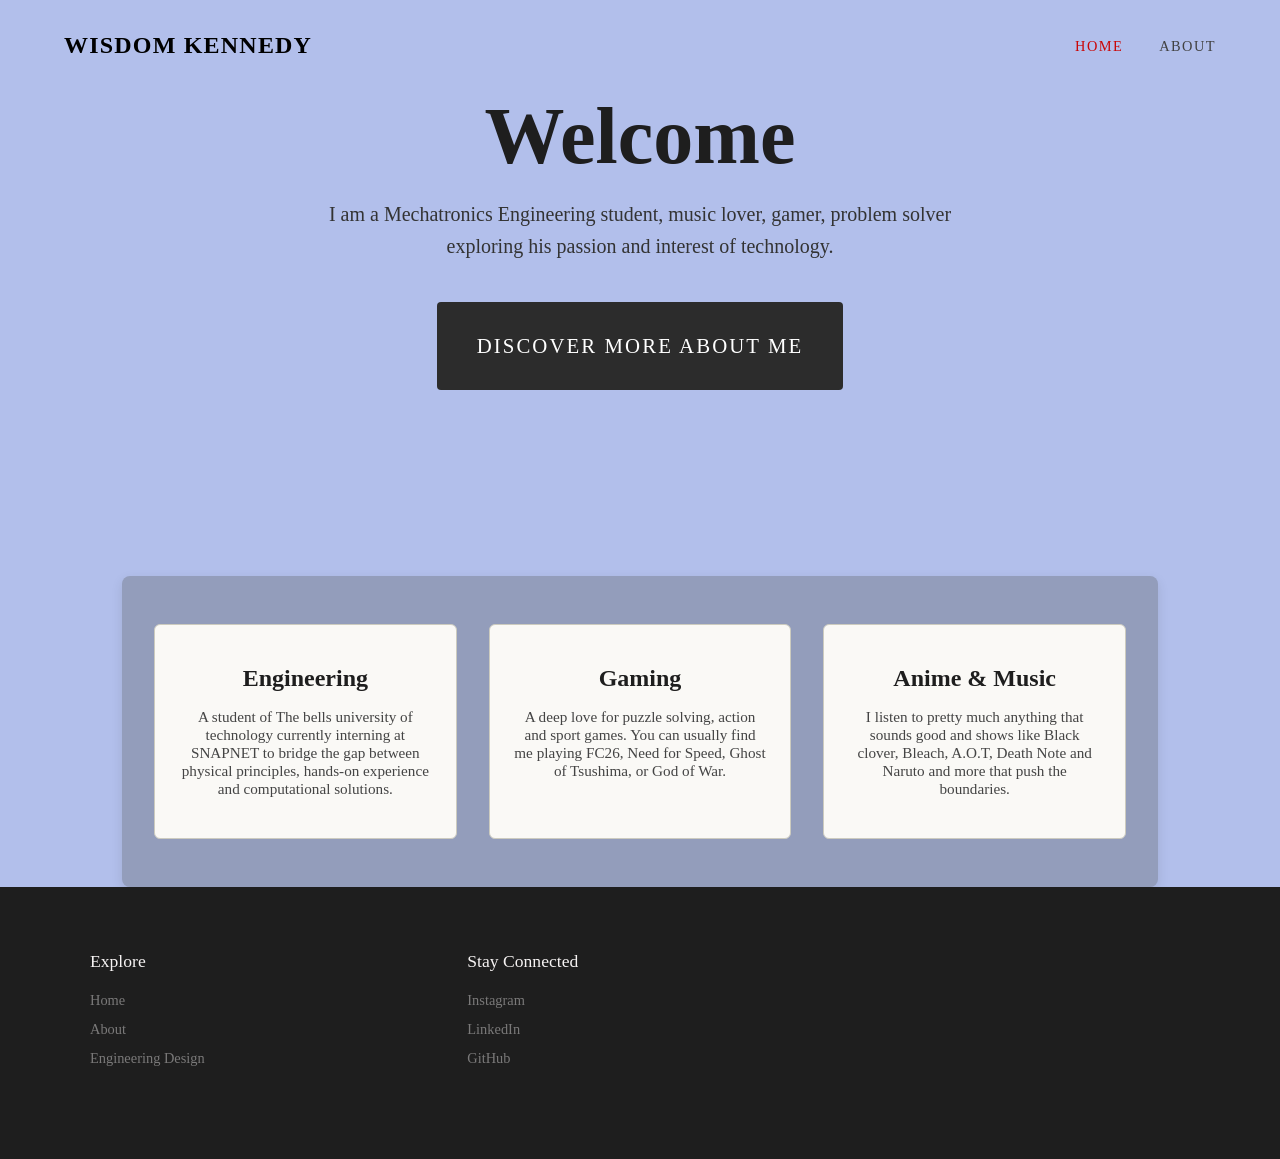
<file: index.html>
<!DOCTYPE html>
<html lang="en">
<head>
    <meta charset="UTF-8">
    <meta name="viewport" content="width=device-width, initial-scale=1.0">
    <title>Wisdom Kennedy</title>
    <link rel="stylesheet" href="style.css">
</head>
<body style="background-color: #b2bfeb;">

    <header class="main-header">
        <div class="logo">Wisdom Kennedy</div>
        <nav class="nav-links">
            <a href="index.html" class="active">Home</a>
            <a href="about.html">About</a>
        </nav>
    </header>

    <main class="container home-main">

        <section class="home-section" style="display: flex; flex-direction: column; align-items: center; text-align: center;">
            <h1 class="home-title">Welcome</h1>
            
            <p class="home-text">
                I am a Mechatronics Engineering student, music lover, gamer, problem solver exploring his passion and interest of technology.
            </p>
            
            <a href="about.html" class="cta-button">Discover More About Me</a>
        </section>

        <section class="highlights-section" style="display: grid; grid-template-columns: repeat(auto-fit, minmax(300px, 1fr)); gap: 2rem;">

            <div class="feature-card">
                <h3>Engineering</h3>
                <p>
                    A student of The bells university of technology currently interning at SNAPNET to bridge the gap between physical principles, hands-on experience and computational solutions.
                </p>
            </div>

            <div class="feature-card">
                <h3>Gaming</h3>
                <p>
                    A deep love for puzzle solving, action and sport games. You can usually find me playing FC26, Need for Speed, Ghost of Tsushima, or God of War.
                </p>
            </div>

            <div class="feature-card">
                <h3>Anime & Music</h3>
                <p>
                    I listen to pretty much anything that sounds good and shows like Black clover, Bleach, A.O.T, Death Note and Naruto and more that push the boundaries.
                </p>
            </div>

        </section>
    </main>

    <footer class="main-footer">
        <style>.main-footer {
    background-color: #1e1e1e;
    color: #cbcbc5;
    padding: 4rem 4rem 2rem 4rem;
    font-size: 0.9rem;
}

.footer-grid {
    display: grid;
    grid-template-columns: repeat(3, 1fr);
    gap: 2rem;
    max-width: 1100px;
    margin: 0 auto 3rem auto;
}

.footer-grid h4 {
    color: #f6f3f3;
    font-family: 'Playfair Display', serif;
    font-size: 1.1rem;
    margin-bottom: 1.25rem;
    font-weight: 400;
}

.footer-grid a {
    display: block;
    color: #7a7979;
    text-decoration: none;
    margin-bottom: 0.75rem;
    transition: color 0.2s ease;
}

.footer-grid a:hover {
    color: #988ee5;
}
</style>
        <div class="footer-grid">
            <div>
                <h4>Explore</h4>
                <a href="index.html">Home</a>
                <a href="about.html">About</a>
                <a href="#">Engineering Design</a>
            </div>
            <div>
                <h4>Stay Connected</h4>
                <a href="https://www.instagram.com/wisdom_aj/">Instagram</a>
                <a href="#">LinkedIn</a>
                <a href="https://github.com/DdonX">GitHub</a>
            </div>
        </div>
    </footer>

</body>
</html>
</file>
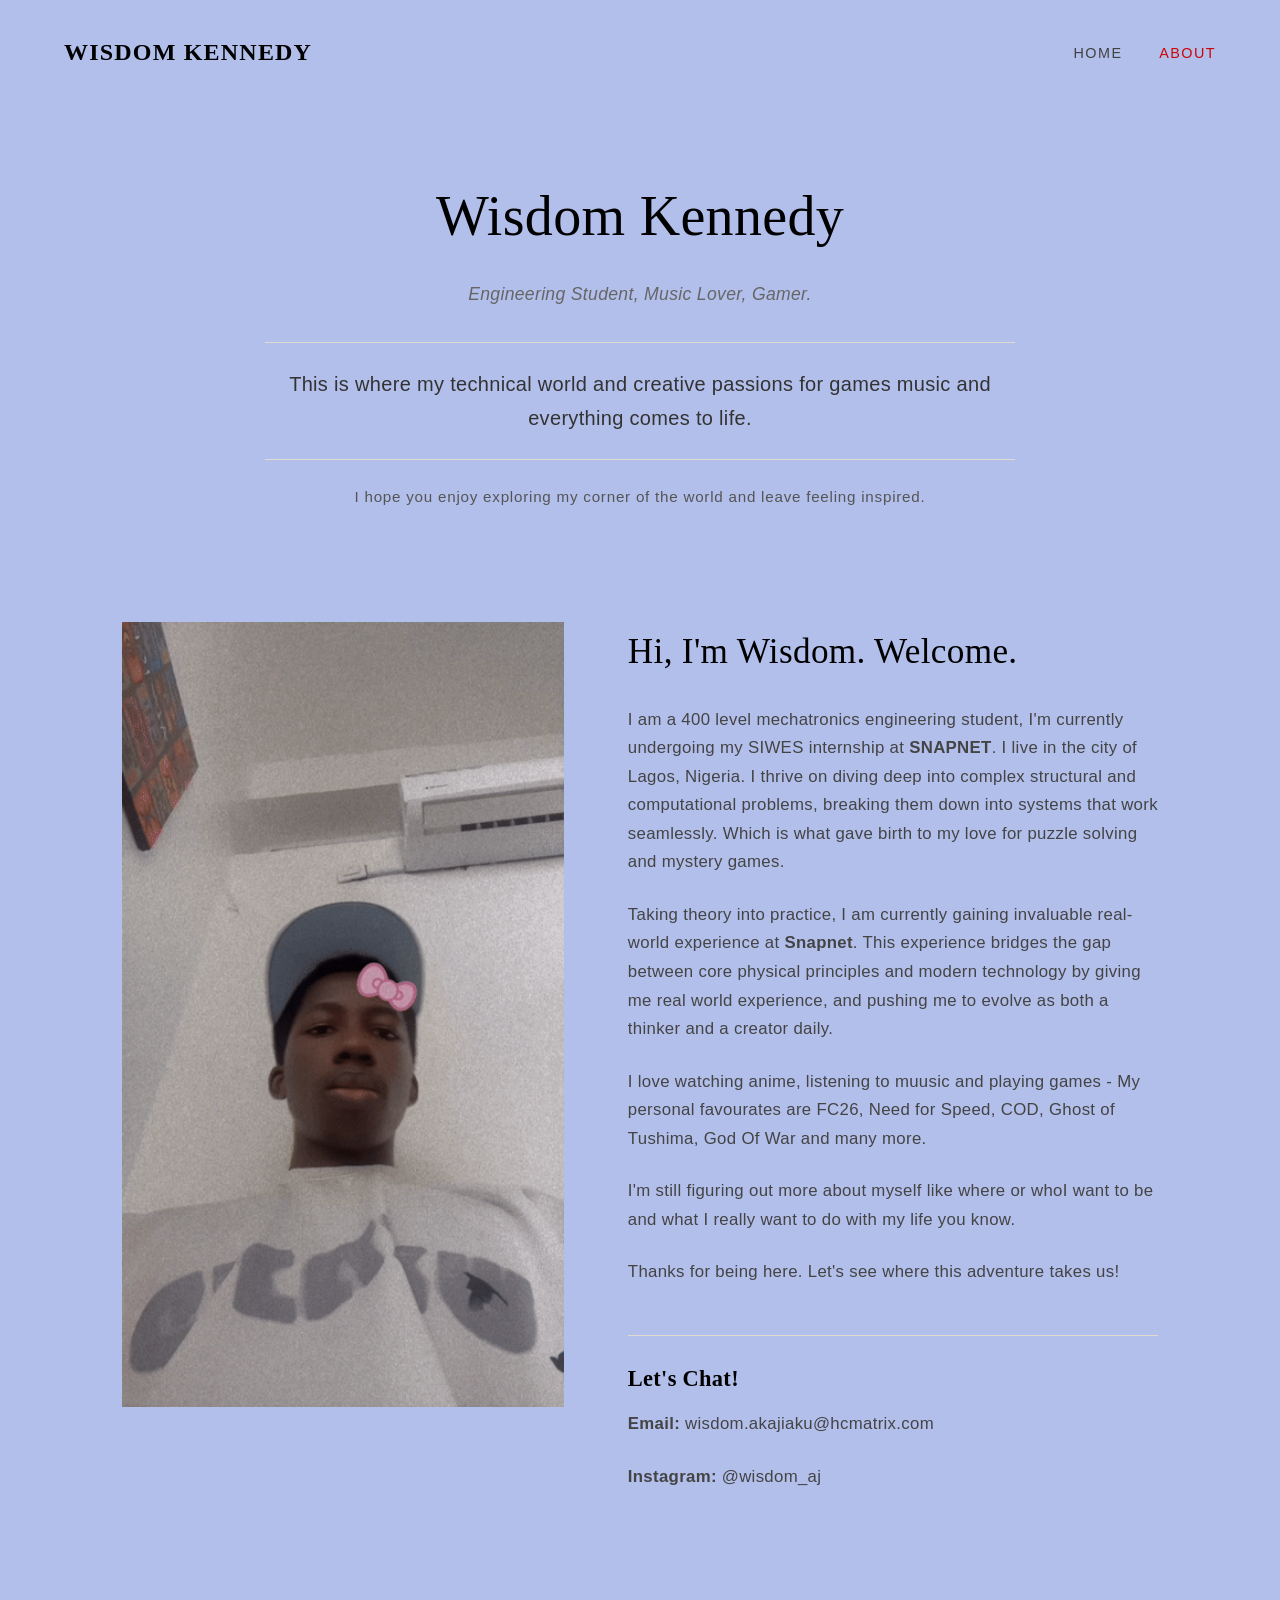
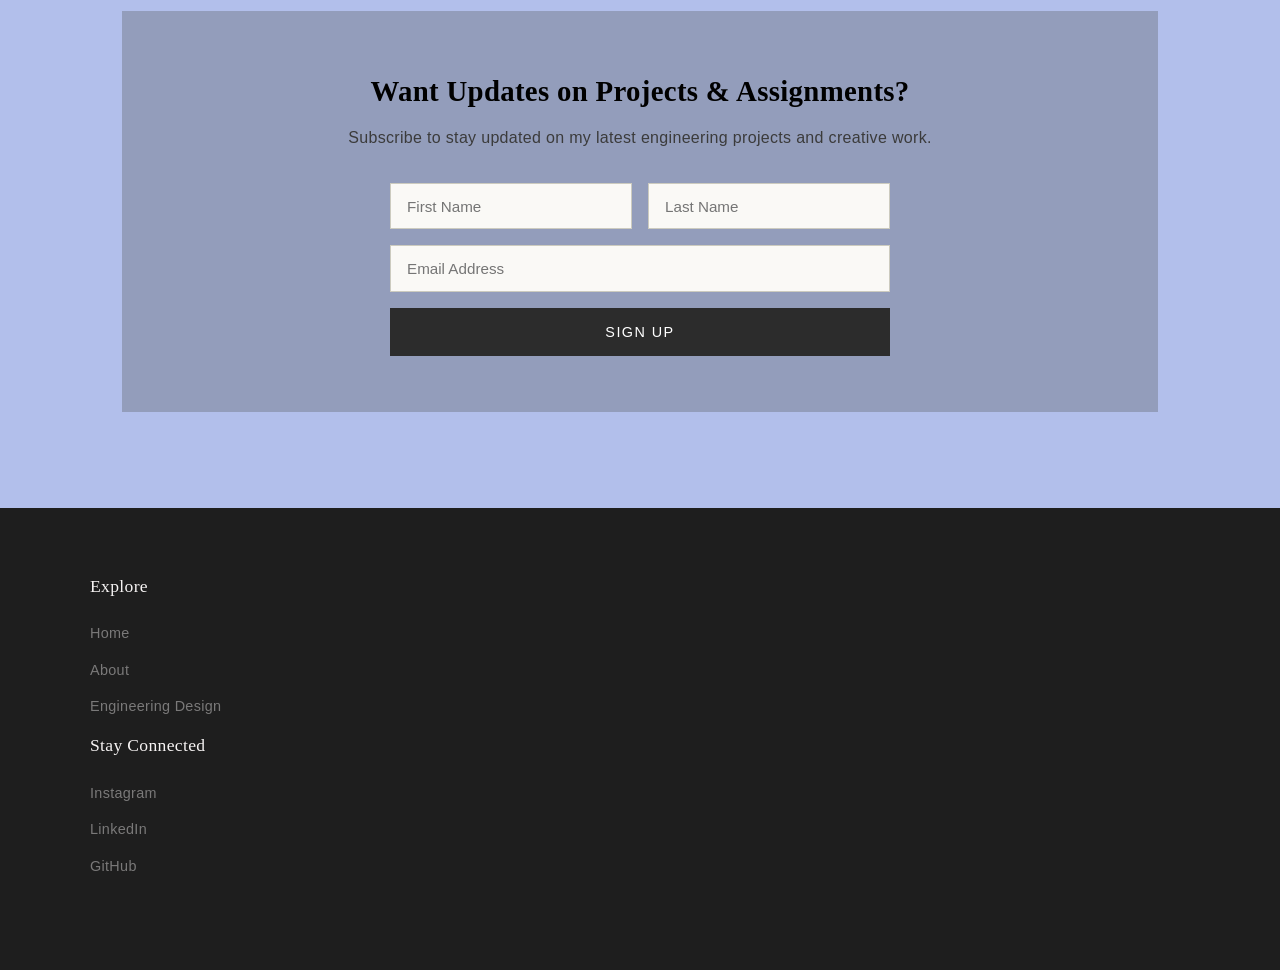
<file: about.html>
<!DOCTYPE html>
<html lang="en">
<head>
    <meta charset="UTF-8">
    <meta name="viewport" content="width=device-width, initial-scale=1.0">
    <title>About-Wisdom Kennedy</title>
    <link rel="stylesheet" href="style.css">
</head>
<body>

    <style>
    body {
    font-family: 'Plus Jakarta Sans', sans-serif;
    color: #000000;
    background-color: #b2bfeb;
    line-height: 1.7;
    letter-spacing: 0.02em;
}
</style>

<!---added to repo----->

    <header class="main-header">
        <div class="logo">Wisdom Kennedy</div>
        <nav class="nav-links">
            <a href="index.html">Home</a>
            <a href="about.html" class="active">About</a>
        </nav>
    </header>

    <main class="container">
        
        <section class="summary">
            <h1 class="name">Wisdom Kennedy</h1>
            <p class="hobbies">Engineering Student, Music Lover, Gamer.</p>
            <hr class="divider">
            <p class="intro">
                This is where my technical world and creative passions for games music and everything comes to life.
            </p>
            <hr class="divider">
            <p class="greeting">I hope you enjoy exploring my corner of the world and leave feeling inspired.</p>
        </section>

        <section class="about-grid">
            <div class="image-column">
                <img src="Me.gif" alt="Wisdom Kennedy" class="profile-image">
            </div>
            
            <div class="text-column">
                <h2>Hi, I'm Wisdom. Welcome.</h2>
                
                <p>
                    I am a 400 level mechatronics engineering student, I'm currently undergoing my SIWES internship at <strong>SNAPNET</strong>. I live in the city of Lagos, Nigeria. I thrive on diving deep into complex structural and computational problems, breaking them down into systems that work seamlessly. Which is what gave birth to my love for puzzle solving and mystery games.
                </p>

                <p>
                    Taking theory into practice, I am currently gaining invaluable real-world experience at <strong>Snapnet</strong>. This experience bridges the gap between core physical principles and modern technology by giving me real world experience, and pushing me to evolve as both a thinker and a creator daily.
                </p>

                <p>
                    I love watching anime, listening to muusic and playing games - My personal favourates are FC26, Need for Speed, COD, Ghost of Tushima, God Of War and many more.
                </p>

                <p>
                    I'm still figuring out more about myself like where or whoI want to be and what I really want to do with my life you know.
                </p>

                <p>
                    Thanks for being here. Let's see where this adventure takes us!
                </p>

                <div class="links-section">
                    <h3>Let's Chat!</h3>
                    <p><strong>Email:</strong> wisdom.akajiaku@hcmatrix.com</p>
                    <p class="social-tags"><strong>Instagram:</strong> @wisdom_aj</p>
                </div>
            </div>
        </section>

        <section class="signup-section">
            <h3>Want Updates on Projects & Assignments?</h3>
            <p>Subscribe to stay updated on my latest engineering projects and creative work.</p>
            
            <form class="signup-form">
                <div class="input-group">
                    <input type="text" placeholder="First Name" required>
                    <input type="text" placeholder="Last Name" required>
                </div>
                <input type="email" placeholder="Email Address" required>
                <button type="submit">Sign Up</button>
            </form>
        </section>

    </main>

    <footer class="main-footer">

<style>
.main-footer {
    background-color: #1e1e1e;
    color: #cbcbc5;
    padding: 4rem 4rem 2rem 4rem;
    font-size: 0.9rem;
}

.footer-grid {
    display: grid;
    grid-template-columns: repeat(3, 1fr);
    gap: 2rem;
    max-width: 1100px;
    margin: 0 auto 3rem auto;
}

.footer-grid h4 {
    color: #f6f3f3;
    font-family: 'Playfair Display', serif;
    font-size: 1.1rem;
    margin-bottom: 1.25rem;
    font-weight: 400;
}

.footer-grid a {
    display: block;
    color: #7a7979;
    text-decoration: none;
    margin-bottom: 0.75rem;
    transition: color 0.2s ease;
}

.footer-grid a:hover {
    color: #988ee5;
}
</style>

        <div class="footer-grid">
            <div>
                <h4>Explore</h4>
                <a href="index.html">Home</a>
                <a href="about.html">About</a>
                <a href="#">Engineering Design</a>
            <div>
                <h4>Stay Connected</h4>
                <a href="https://www.instagram.com/wisdom_aj/">Instagram</a>
                <a href="#">LinkedIn</a>
                <a href="https://github.com/DdonX">GitHub</a>
            </div>
        </div>
    </footer>

</body>
</html>
</file>
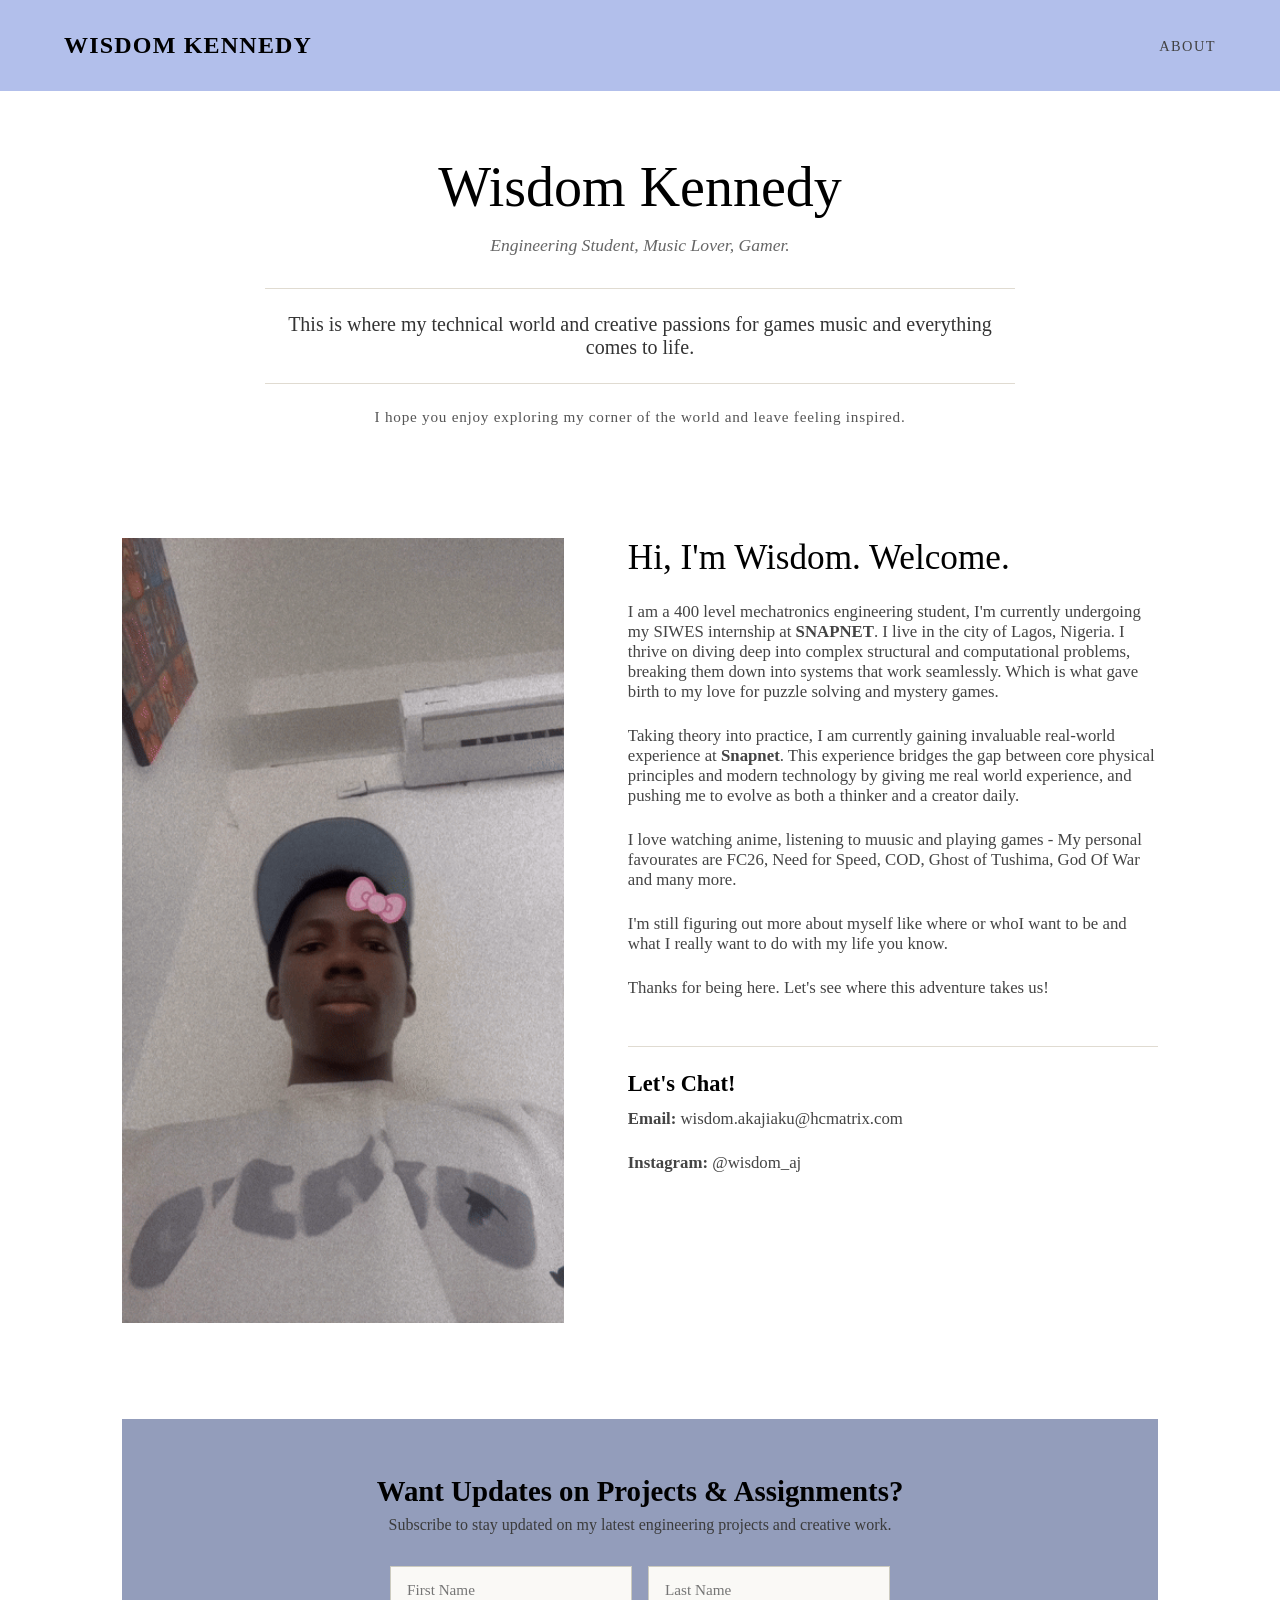
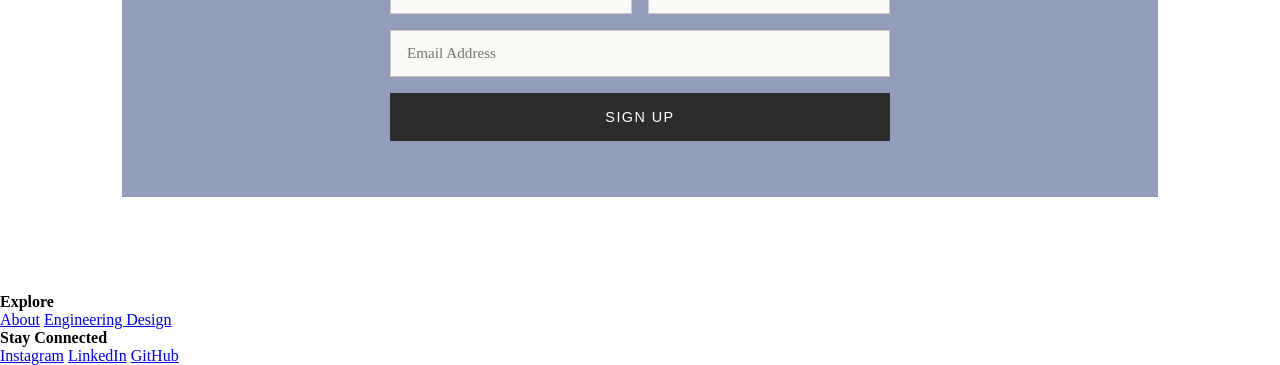
<file: My Blog.html>
<!DOCTYPE html>
<html lang="en">
<head>
    <meta charset="UTF-8">
    <meta name="viewport" content="width=device-width, initial-scale=1.0">
    <title>Wisdom Kennedy</title>
    <link rel="stylesheet" href="style.css">

</head>
<body>

    <header class="main-header">
        <div class="logo">Wisdom Kennedy</div>
        <nav class="nav-links">
            <a href="#">About</a>
        </nav>
    </header>

    <main class="container">
        
        <section class="summary">
            <h1 class="name">Wisdom Kennedy</h1>
            <p class="hobbies">Engineering Student, Music Lover, Gamer.</p>
            <hr class="divider">
            <p class="intro">
                This is where my technical world and creative passions for games music and everything comes to life.
            </p>
            <hr class="divider">
            <p class="greeting">I hope you enjoy exploring my corner of the world and leave feeling inspired.</p>
        </section>

        <section class="about-grid">
            <div class="image-column">
                <img src="Me.gif" alt="Wisdom Kennedy" class="profile-image">
            </div>
            
            <div class="text-column">
                <h2>Hi, I'm Wisdom. Welcome.</h2>
                
                <p>
                    I am a 400 level mechatronics engineering student, I'm currently undergoing my SIWES internship at <strong>SNAPNET</strong>. I live in the city of Lagos, Nigeria. I thrive on diving deep into complex structural and computational problems, breaking them down into systems that work seamlessly. Which is what gave birth to my love for puzzle solving and mystery games.
                </p>

                <p>
                    Taking theory into practice, I am currently gaining invaluable real-world experience at <strong>Snapnet</strong>. This experience bridges the gap between core physical principles and modern technology by giving me real world experience, and pushing me to evolve as both a thinker and a creator daily.
                </p>

                <p>
                    I love watching anime, listening to muusic and playing games - My personal favourates are FC26, Need for Speed, COD, Ghost of Tushima, God Of War and many more.
                </p>

                <p>
                    I'm still figuring out more about myself like where or whoI want to be and what I really want to do with my life you know.
                </p>

                <p>
                    Thanks for being here. Let's see where this adventure takes us!
                </p>

                <div class="links-section">
                    <h3>Let's Chat!</h3>
                    <p><strong>Email:</strong> wisdom.akajiaku@hcmatrix.com</p>
                    <p class="social-tags"><strong>Instagram:</strong> @wisdom_aj</p>
                </div>
            </div>
        </section>

        <section class="signup-section">
            <h3>Want Updates on Projects & Assignments?</h3>
            <p>Subscribe to stay updated on my latest engineering projects and creative work.</p>
            
            <form class="signup-form">
                <div class="input-group">
                    <input type="text" placeholder="First Name" required>
                    <input type="text" placeholder="Last Name" required>
                </div>
                <input type="email" placeholder="Email Address" required>
                <button type="submit">Sign Up</button>
            </form>
        </section>

    </main>

    <footer class="main-footer">
        <div class="footer-grid">
            <div>
                <h4>Explore</h4>
                <a href="#">About</a>
                <a href="#">Engineering Design</a>
            <div1>
                <h4>Stay Connected</h4>
                <a href="https://www.instagram.com/wisdom_aj/">Instagram</a>
                <a href="#">LinkedIn</a>
                <a href="https://github.com/DdonX">GitHub</a>
            </div1>
        </div>
    </footer>

</body>
</html>
</file>
<file: style.css>
* {
    box-sizing: border-box;
    margin: 0;
}

/* Header */
.main-header {
    display: flex;
    justify-content: space-between;
    align-items: center;
    padding: 2rem 4rem;
    background-color: #b2bfeb;
}

.main-header .logo {
    font-family: 'Playfair Display', serif;
    font-size: 1.5rem;
    font-weight: 700;
    letter-spacing: 0.05em;
    text-transform: uppercase;
}

.nav-links a {
    text-decoration: none;
    color: #414141;
    margin-left: 2rem;
    font-size: 0.9rem;
    text-transform: uppercase;
    letter-spacing: 0.1em;
    transition: color 0.3s ease;
}

.nav-links a:hover, .nav-links a.active {
    color: #cb0606;
    font-weight: 500;
}

.container {
    max-width: 1100px;
    margin: 0 auto;
    padding: 0 2rem;
}

/* Top Section */
.summary {
    text-align: center;
    padding: 4rem 0 3rem 0;
    max-width: 750px;
    margin: 0 auto;
}

.name {
    font-family: 'Playfair Display', serif;
    font-size: 3.5rem;
    font-weight: 400;
    margin-bottom: 1rem;
}

.hobbies {
    font-size: 1.1rem;
    color: #666;
    font-style: italic;
    margin-bottom: 2rem;
}

.divider {
    border: none;
    border-top: 1px solid #e0dbd1;
    margin: 1.5rem 0;
}

.intro {
    font-size: 1.25rem;
    color: #333;
    font-weight: 300;
}

.greeting {
    font-size: 0.95rem;
    letter-spacing: 0.05em;
    color: #555;
}

.about-grid {
    display: grid;
    grid-template-columns: 1fr 1.2fr;
    gap: 4rem;
    margin: 4rem 0;
    align-items: start;
}

.image-column {
    display: flex;
    flex-direction: column;
}

.profile-image {
    max-width: 100%;
    height:max-content;
    object-fit: cover;
    filter: grayscale(15%);
}

.image-caption {
    font-size: 0.8rem;
    text-transform: uppercase;
    letter-spacing: 0.1em;
    color: #888;
    margin-top: 0.75rem;
}

.text-column h2 {
    font-family: 'Playfair Display', serif;
    font-size: 2.2rem;
    font-weight: 400;
    margin-bottom: 1.5rem;
}

.text-column p {
    margin-bottom: 1.5rem;
    color: #444;
    font-size: 1.05rem;
}

.links-section {
    margin-top: 3rem;
    border-top: 1px solid #e0dbd1;
    padding-top: 1.5rem;
}

.links-section h3 {
    font-family: 'Playfair Display', serif;
    font-size: 1.4rem;
    margin-bottom: 0.75rem;
}

.signup-section {
    background-color: #939dbb;
    padding: 3.5rem;
    text-align: center;
    margin: 6rem 0;
}

.signup-section h3 {
    font-family: 'Playfair Display', serif;
    font-size: 1.8rem;
    margin-bottom: 0.5rem;
}

.signup-section p {
    color: #3b3b3b;
    margin-bottom: 2rem;
}

.signup-form {
    max-width: 500px;
    margin: 0 auto;
}

.input-group {
    display: grid;
    grid-template-columns: 1fr 1fr;
    gap: 1rem;
    margin-bottom: 1rem;
}

.signup-form input {
    width: 100%;
    padding: 0.85rem 1rem;
    border: 1px solid #cccbbf;
    background-color: #faf9f6;
    font-family: inherit;
    font-size: 0.95rem;
}

.signup-form input:focus {
    outline: 1px solid #444;
}

.signup-form button {
    width: 100%;
    padding: 1rem;
    background-color: #2c2c2c;
    color: #fff;
    border: none;
    text-transform: uppercase;
    letter-spacing: 0.1em;
    font-size: 0.9rem;
    cursor: pointer;
    margin-top: 1rem;
    transition: background-color 0.3s ease;
}

.signup-form button:hover {
    background-color: #000;
}

<!-----HOME PAGE------->
.home-main {
    padding-top: 4rem;
    padding-bottom: 4rem;
}

.home-section {
    min-height: 45vh;
    margin-bottom: 5rem;
}

.home-title {
    font-family: 'Playfair Display', serif;
    font-size: 5rem;
    margin-bottom: 1rem;
    color: #1e1e1e;
}

.home-text {
    font-size: 1.25rem;
    color: #333;
    max-width: 650px;
    margin-bottom: 2.5rem;
    line-height: 1.6;
}

.cta-button {
    display: inline-block;
    padding: 2rem 2.5rem;
    background-color: #2c2c2c;
    font-size: 130%;
    color: #fff;
    text-decoration: none;
    text-transform: uppercase;
    letter-spacing: 0.1em;
    border-radius: 4px;
    font-weight: 500;
    transition: background-color 0.3s ease;
}

.cta-button:hover {
    background-color: #000;
}

.highlights-section {
    padding: 3rem 2rem;
    background-color: #939dbb;
    border-radius: 8px;
    box-shadow: 0 4px 12px rgba(0,0,0,0.1);
}

.feature-card {
    padding: 2.5rem 1.5rem;
    background-color: #faf9f6;
    border: 1px solid #cccbbf;
    text-align: center;
    border-radius: 6px;
}

.feature-card h3 {
    font-family: 'Playfair Display', serif;
    font-size: 1.5rem;
    margin-bottom: 1rem;
    color: #1e1e1e;
}

.feature-card p {
    color: #444;
    font-size: 0.95rem;
}
</file>
